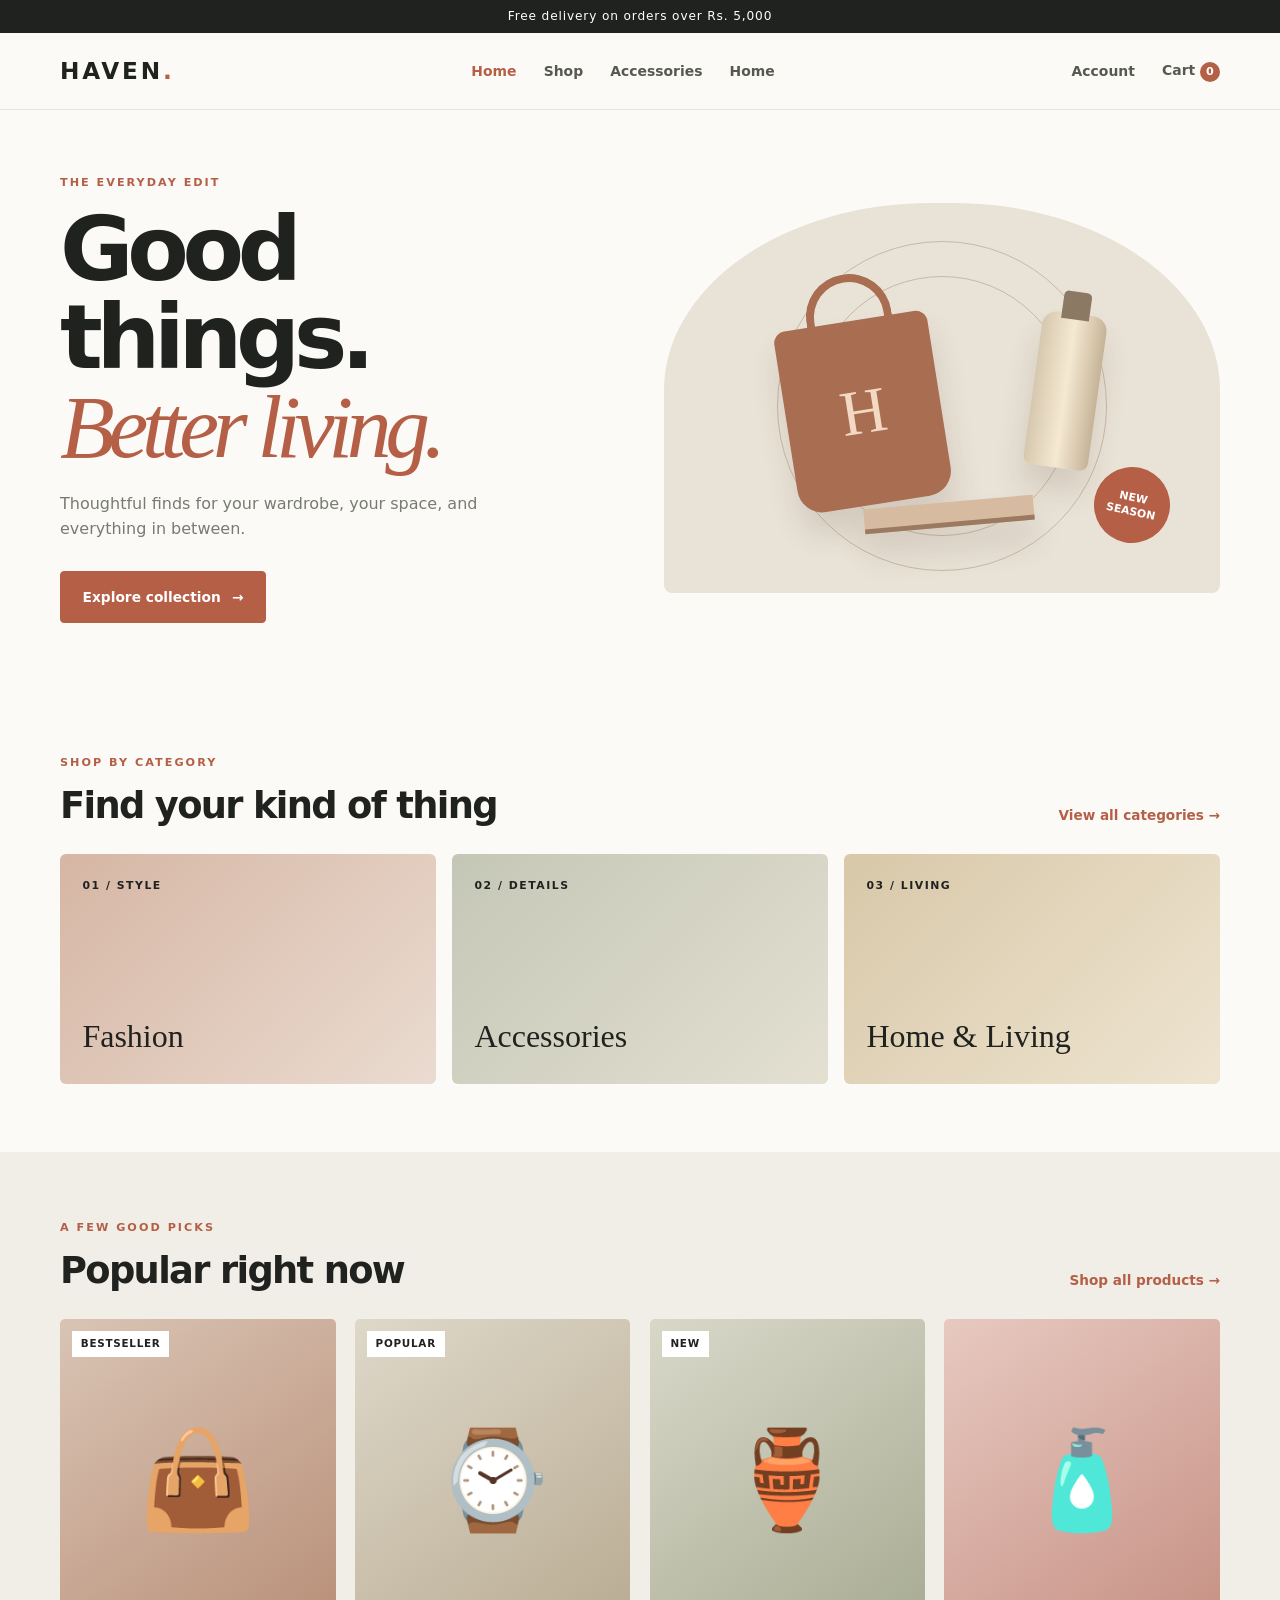
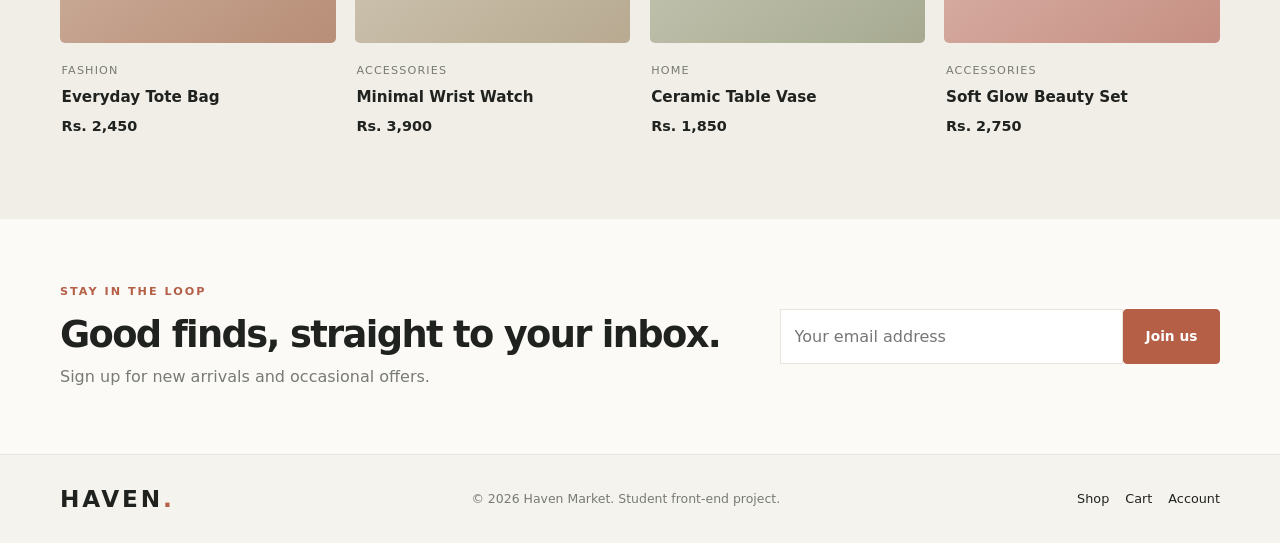
<file: index.html>
<!DOCTYPE html>
<html lang="en">
<head>
  <meta charset="UTF-8">
  <meta name="viewport" content="width=device-width, initial-scale=1.0">
  <meta name="description" content="Discover everyday favorites at Haven Market.">
  <title>Haven Market | Home</title>
  <link rel="stylesheet" href="css/style.css">
</head>
<body>
  <div class="announcement">Free delivery on orders over Rs. 5,000</div>
  <header class="site-header">
    <nav class="navbar container" aria-label="Main navigation">
      <a class="logo" href="index.html">HAVEN<span>.</span></a>
      <button class="menu-toggle" type="button" aria-label="Open menu" aria-expanded="false">☰</button>
      <div class="nav-links">
        <a class="active" href="index.html">Home</a>
        <a href="products.html">Shop</a>
        <a href="products.html?category=Accessories">Accessories</a>
        <a href="products.html?category=Home">Home</a>
      </div>
      <div class="nav-actions">
        <a href="login.html" aria-label="Login">Account</a>
        <a class="cart-link" href="cart.html">Cart <span class="cart-count">0</span></a>
      </div>
    </nav>
  </header>

  <main>
    <section class="hero container">
      <div class="hero-copy">
        <p class="eyebrow">THE EVERYDAY EDIT</p>
        <h1>Good things.<br><span>Better living.</span></h1>
        <p>Thoughtful finds for your wardrobe, your space, and everything in between.</p>
        <a class="btn" href="products.html">Explore collection <span>→</span></a>
      </div>
      <div class="hero-art" role="img" aria-label="Neutral lifestyle product arrangement">
        <div class="hero-orbit orbit-one"></div><div class="hero-orbit orbit-two"></div>
        <div class="hero-product product-bag"><span>H</span></div>
        <div class="hero-product product-bottle"></div>
        <div class="hero-product product-book"></div>
        <div class="hero-sticker">NEW<br>SEASON</div>
      </div>
    </section>

    <section class="container section">
      <div class="section-top"><div><p class="eyebrow">SHOP BY CATEGORY</p><h2>Find your kind of thing</h2></div><a class="text-link" href="products.html">View all categories →</a></div>
      <div class="category-grid">
        <a class="category-tile category-fashion" href="products.html?category=Fashion"><span>01 / STYLE</span><strong>Fashion</strong></a>
        <a class="category-tile category-accessories" href="products.html?category=Accessories"><span>02 / DETAILS</span><strong>Accessories</strong></a>
        <a class="category-tile category-home" href="products.html?category=Home"><span>03 / LIVING</span><strong>Home & Living</strong></a>
      </div>
    </section>

    <section class="section section-soft">
      <div class="container">
        <div class="section-top"><div><p class="eyebrow">A FEW GOOD PICKS</p><h2>Popular right now</h2></div><a class="text-link" href="products.html">Shop all products →</a></div>
        <div class="product-grid" id="featured-products"></div>
      </div>
    </section>
    <section class="newsletter container">
      <div><p class="eyebrow">STAY IN THE LOOP</p><h2>Good finds, straight to your inbox.</h2><p>Sign up for new arrivals and occasional offers.</p></div>
      <form class="newsletter-form" id="newsletter-form"><label class="sr-only" for="newsletter-email">Email address</label><input id="newsletter-email" type="email" placeholder="Your email address" required><button class="btn" type="submit">Join us</button></form>
    </section>
  </main>
  <footer class="footer"><div class="container footer-inner"><a class="logo" href="index.html">HAVEN<span>.</span></a><p>© 2026 Haven Market. Student front-end project.</p><div><a href="products.html">Shop</a><a href="cart.html">Cart</a><a href="login.html">Account</a></div></div></footer>
  <script src="js/products.js"></script><script src="js/main.js"></script>
</body>
</html>
</file>
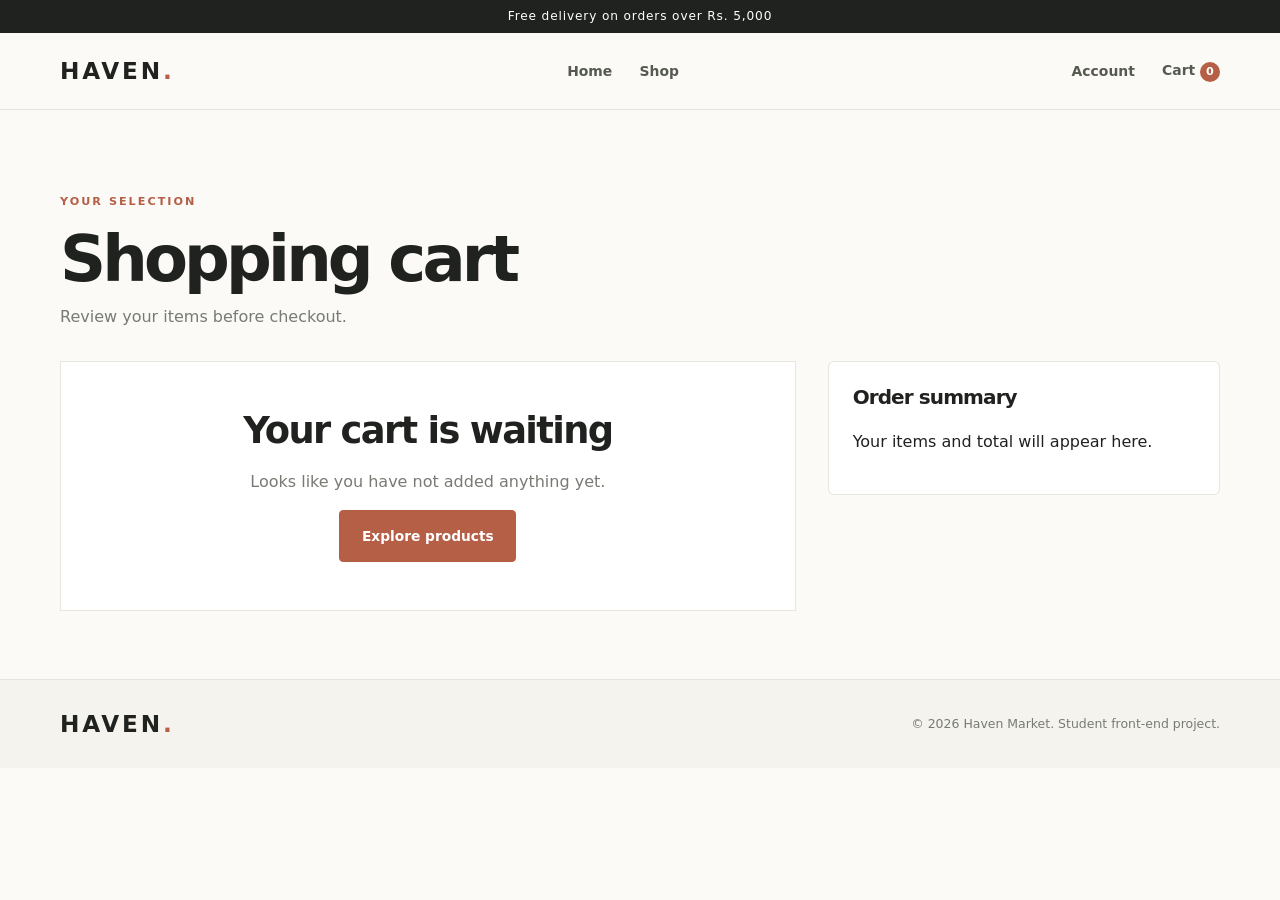
<file: cart.html>
<!DOCTYPE html>
<html lang="en">
<head><meta charset="UTF-8"><meta name="viewport" content="width=device-width, initial-scale=1.0"><title>Your Cart | Haven Market</title><link rel="stylesheet" href="css/style.css"></head>
<body>
<div class="announcement">Free delivery on orders over Rs. 5,000</div>
<header class="site-header"><nav class="navbar container"><a class="logo" href="index.html">HAVEN<span>.</span></a><button class="menu-toggle" type="button" aria-label="Open menu" aria-expanded="false">☰</button><div class="nav-links"><a href="index.html">Home</a><a href="products.html">Shop</a></div><div class="nav-actions"><a href="login.html">Account</a><a class="cart-link active" href="cart.html">Cart <span class="cart-count">0</span></a></div></nav></header>
<main class="container section">
  <div class="page-heading"><p class="eyebrow">YOUR SELECTION</p><h1>Shopping cart</h1><p>Review your items before checkout.</p></div>
  <div class="cart-layout"><section id="cart-items" class="cart-items" aria-live="polite"></section><aside id="cart-summary" class="summary-card"></aside></div>
</main>
<footer class="footer"><div class="container footer-inner"><a class="logo" href="index.html">HAVEN<span>.</span></a><p>© 2026 Haven Market. Student front-end project.</p></div></footer>
<script src="js/products.js"></script><script src="js/main.js"></script></body></html>
</file>
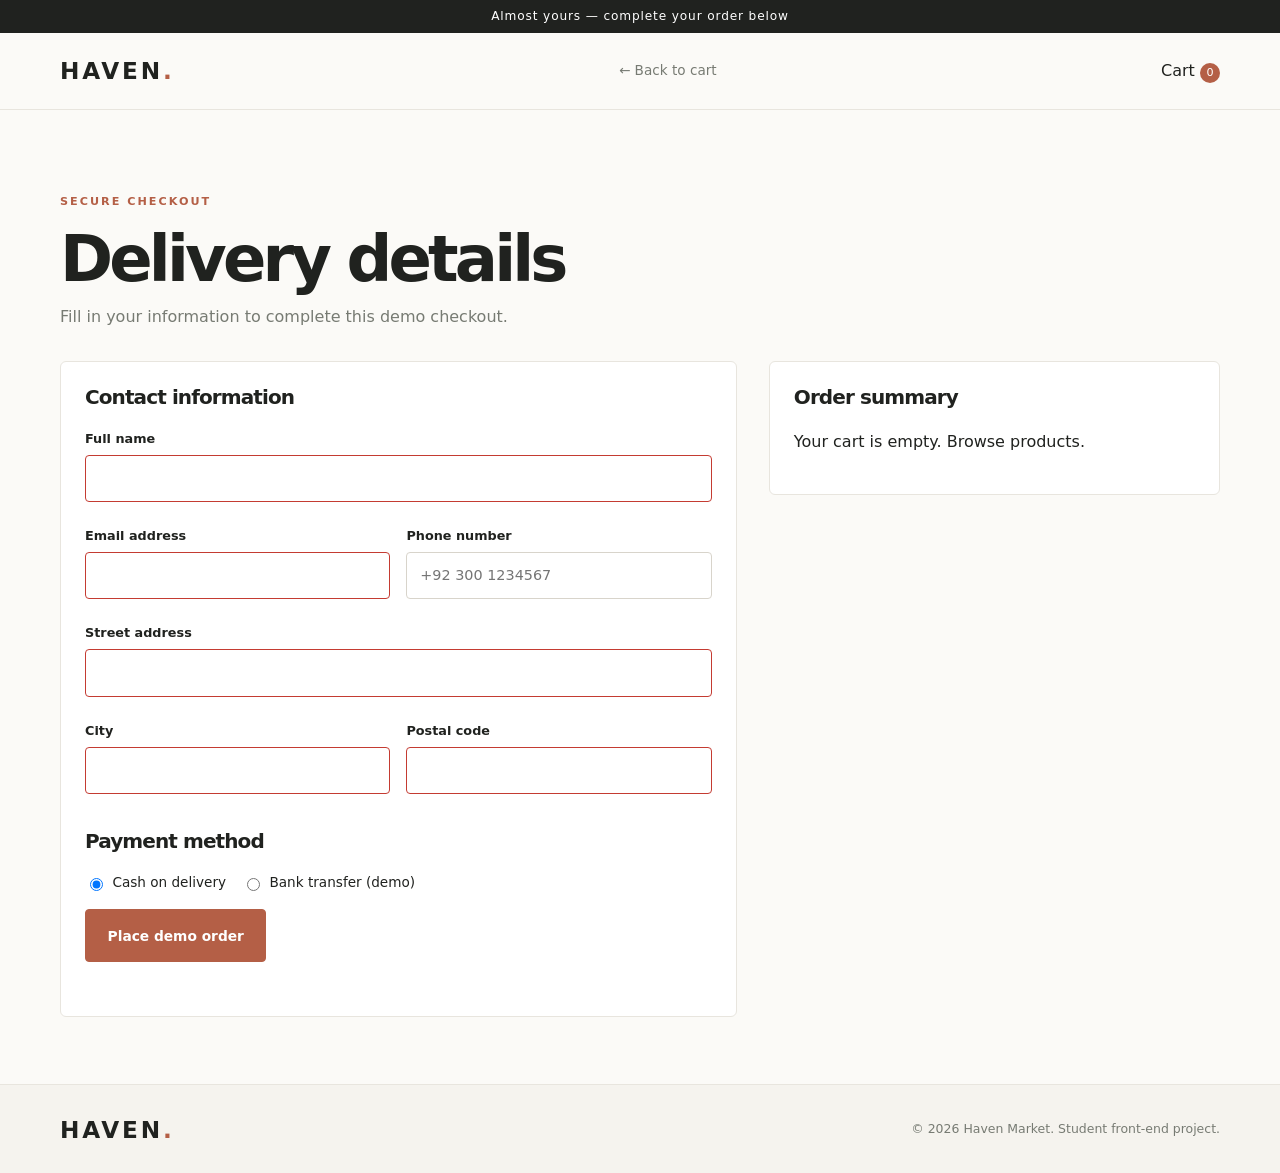
<file: checkout.html>
<!DOCTYPE html>
<html lang="en">
<head><meta charset="UTF-8"><meta name="viewport" content="width=device-width, initial-scale=1.0"><title>Checkout | Haven Market</title><link rel="stylesheet" href="css/style.css"></head>
<body>
<div class="announcement">Almost yours — complete your order below</div>
<header class="site-header"><nav class="navbar container"><a class="logo" href="index.html">HAVEN<span>.</span></a><a class="nav-back" href="cart.html">← Back to cart</a><a class="cart-link" href="cart.html">Cart <span class="cart-count">0</span></a></nav></header>
<main class="container section">
  <div class="page-heading"><p class="eyebrow">SECURE CHECKOUT</p><h1>Delivery details</h1><p>Fill in your information to complete this demo checkout.</p></div>
  <div class="checkout-layout">
    <form id="checkout-form" class="form-card">
      <h2>Contact information</h2>
      <div class="form-grid"><div class="form-group full-span"><label for="customer-name">Full name</label><input class="form-control" id="customer-name" name="name" type="text" minlength="3" maxlength="70" required></div>
      <div class="form-group"><label for="customer-email">Email address</label><input class="form-control" id="customer-email" name="email" type="email" required></div>
      <div class="form-group"><label for="customer-phone">Phone number</label><input class="form-control" id="customer-phone" name="phone" type="tel" pattern="[+0-9() -]{7,20}" minlength="7" maxlength="20" placeholder="+92 300 1234567" required></div>
      <div class="form-group full-span"><label for="customer-address">Street address</label><input class="form-control" id="customer-address" name="address" type="text" minlength="8" maxlength="150" required></div>
      <div class="form-group"><label for="customer-city">City</label><input class="form-control" id="customer-city" name="city" type="text" minlength="2" maxlength="50" required></div>
      <div class="form-group"><label for="postal-code">Postal code</label><input class="form-control" id="postal-code" name="postalCode" type="text" minlength="4" maxlength="10" required></div></div>
      <h2 class="payment-title">Payment method</h2>
      <div class="payment-options"><label class="payment-option"><input type="radio" name="payment" value="Cash on delivery" checked> Cash on delivery</label><label class="payment-option"><input type="radio" name="payment" value="Bank transfer"> Bank transfer (demo)</label></div>
      <button class="btn btn-full" type="submit">Place demo order</button><p class="form-message" aria-live="polite"></p>
    </form>
    <aside class="summary-card"><h2>Order summary</h2><div id="checkout-summary"></div></aside>
  </div>
</main>
<footer class="footer"><div class="container footer-inner"><a class="logo" href="index.html">HAVEN<span>.</span></a><p>© 2026 Haven Market. Student front-end project.</p></div></footer>
<script src="js/products.js"></script><script src="js/main.js"></script></body></html>
</file>
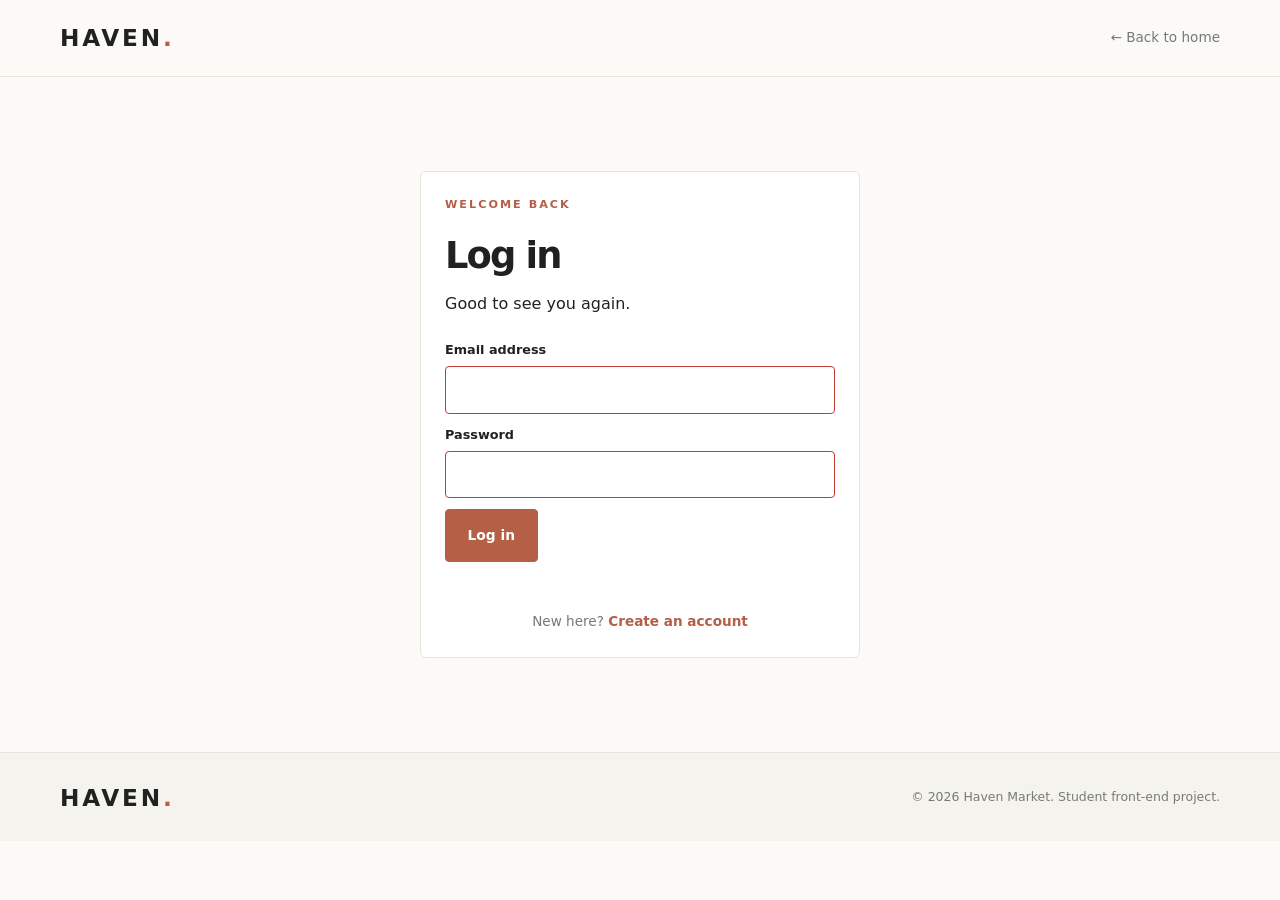
<file: login.html>
<!DOCTYPE html>
<html lang="en">
<head><meta charset="UTF-8"><meta name="viewport" content="width=device-width, initial-scale=1.0"><title>Login | Haven Market</title><link rel="stylesheet" href="css/style.css"></head>
<body><header class="site-header"><nav class="navbar container"><a class="logo" href="index.html">HAVEN<span>.</span></a><a class="nav-back" href="index.html">← Back to home</a></nav></header>
<main class="auth-wrap"><section class="form-card auth-card"><p class="eyebrow">WELCOME BACK</p><h1>Log in</h1><p class="muted">Good to see you again.</p><form class="demo-form"><div class="form-group"><label for="login-email">Email address</label><input class="form-control" id="login-email" type="email" required></div><div class="form-group"><label for="login-password">Password</label><input class="form-control" id="login-password" type="password" minlength="8" required></div><button class="btn btn-full" type="submit">Log in</button><p class="form-message" aria-live="polite"></p></form><p class="auth-switch">New here? <a href="register.html">Create an account</a></p></section></main>
<footer class="footer"><div class="container footer-inner"><a class="logo" href="index.html">HAVEN<span>.</span></a><p>© 2026 Haven Market. Student front-end project.</p></div></footer><script src="js/products.js"></script><script src="js/main.js"></script></body></html>
</file>
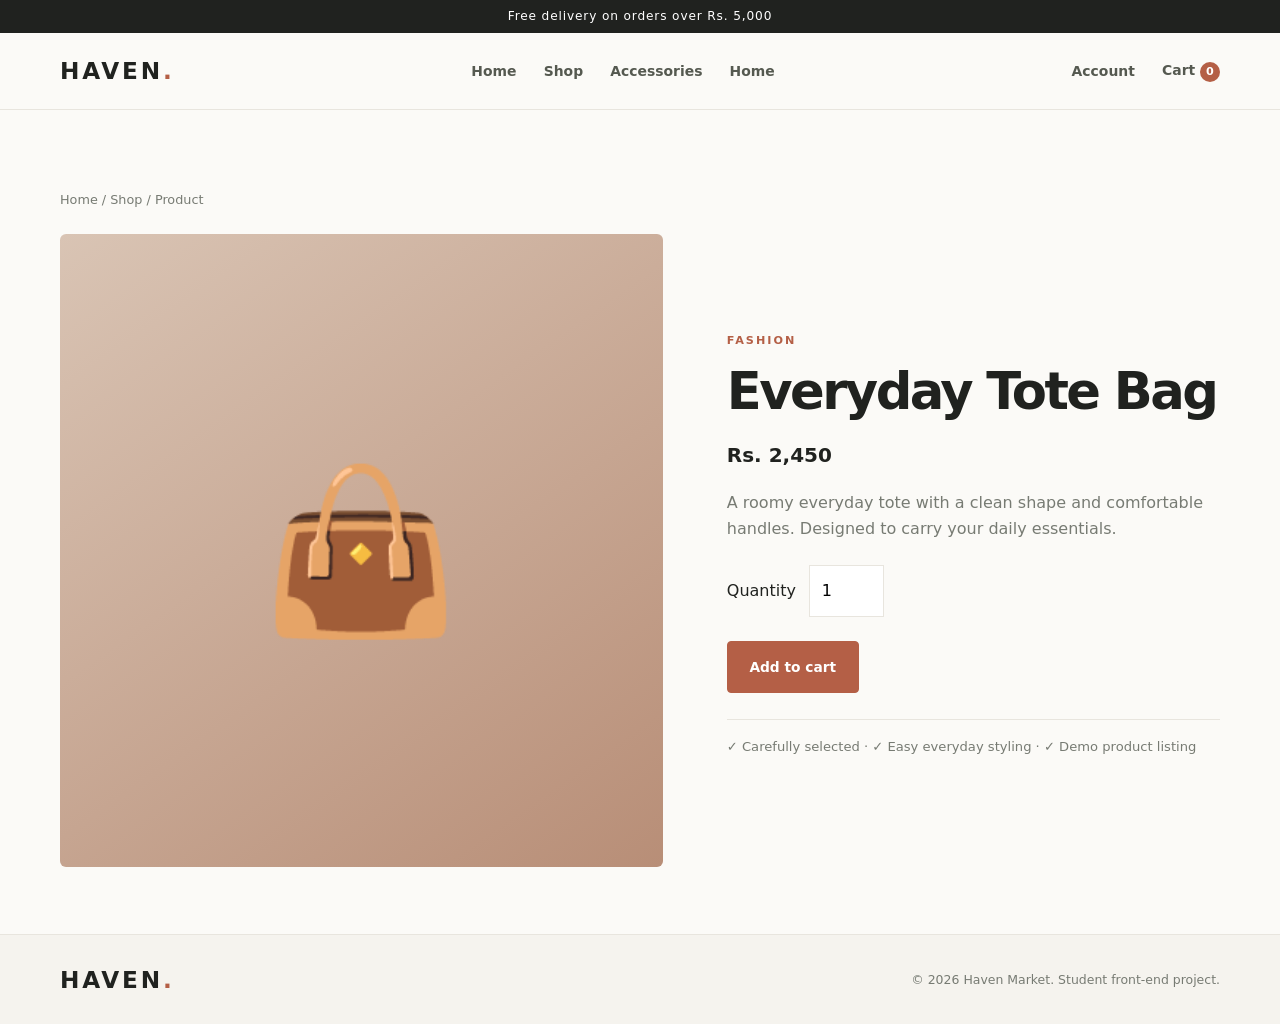
<file: product.html>
<!DOCTYPE html>
<html lang="en">
<head><meta charset="UTF-8"><meta name="viewport" content="width=device-width, initial-scale=1.0"><title>Product Details | Haven Market</title><link rel="stylesheet" href="css/style.css"></head>
<body>
<div class="announcement">Free delivery on orders over Rs. 5,000</div>
<header class="site-header"><nav class="navbar container"><a class="logo" href="index.html">HAVEN<span>.</span></a><button class="menu-toggle" type="button" aria-label="Open menu" aria-expanded="false">☰</button><div class="nav-links"><a href="index.html">Home</a><a href="products.html">Shop</a><a href="products.html?category=Accessories">Accessories</a><a href="products.html?category=Home">Home</a></div><div class="nav-actions"><a href="login.html">Account</a><a class="cart-link" href="cart.html">Cart <span class="cart-count">0</span></a></div></nav></header>
<main class="container section">
  <p class="breadcrumbs"><a href="index.html">Home</a> / <a href="products.html">Shop</a> / Product</p>
  <section class="product-detail" id="product-detail"></section>
</main>
<footer class="footer"><div class="container footer-inner"><a class="logo" href="index.html">HAVEN<span>.</span></a><p>© 2026 Haven Market. Student front-end project.</p></div></footer>
<script src="js/products.js"></script><script src="js/main.js"></script></body></html>
</file>
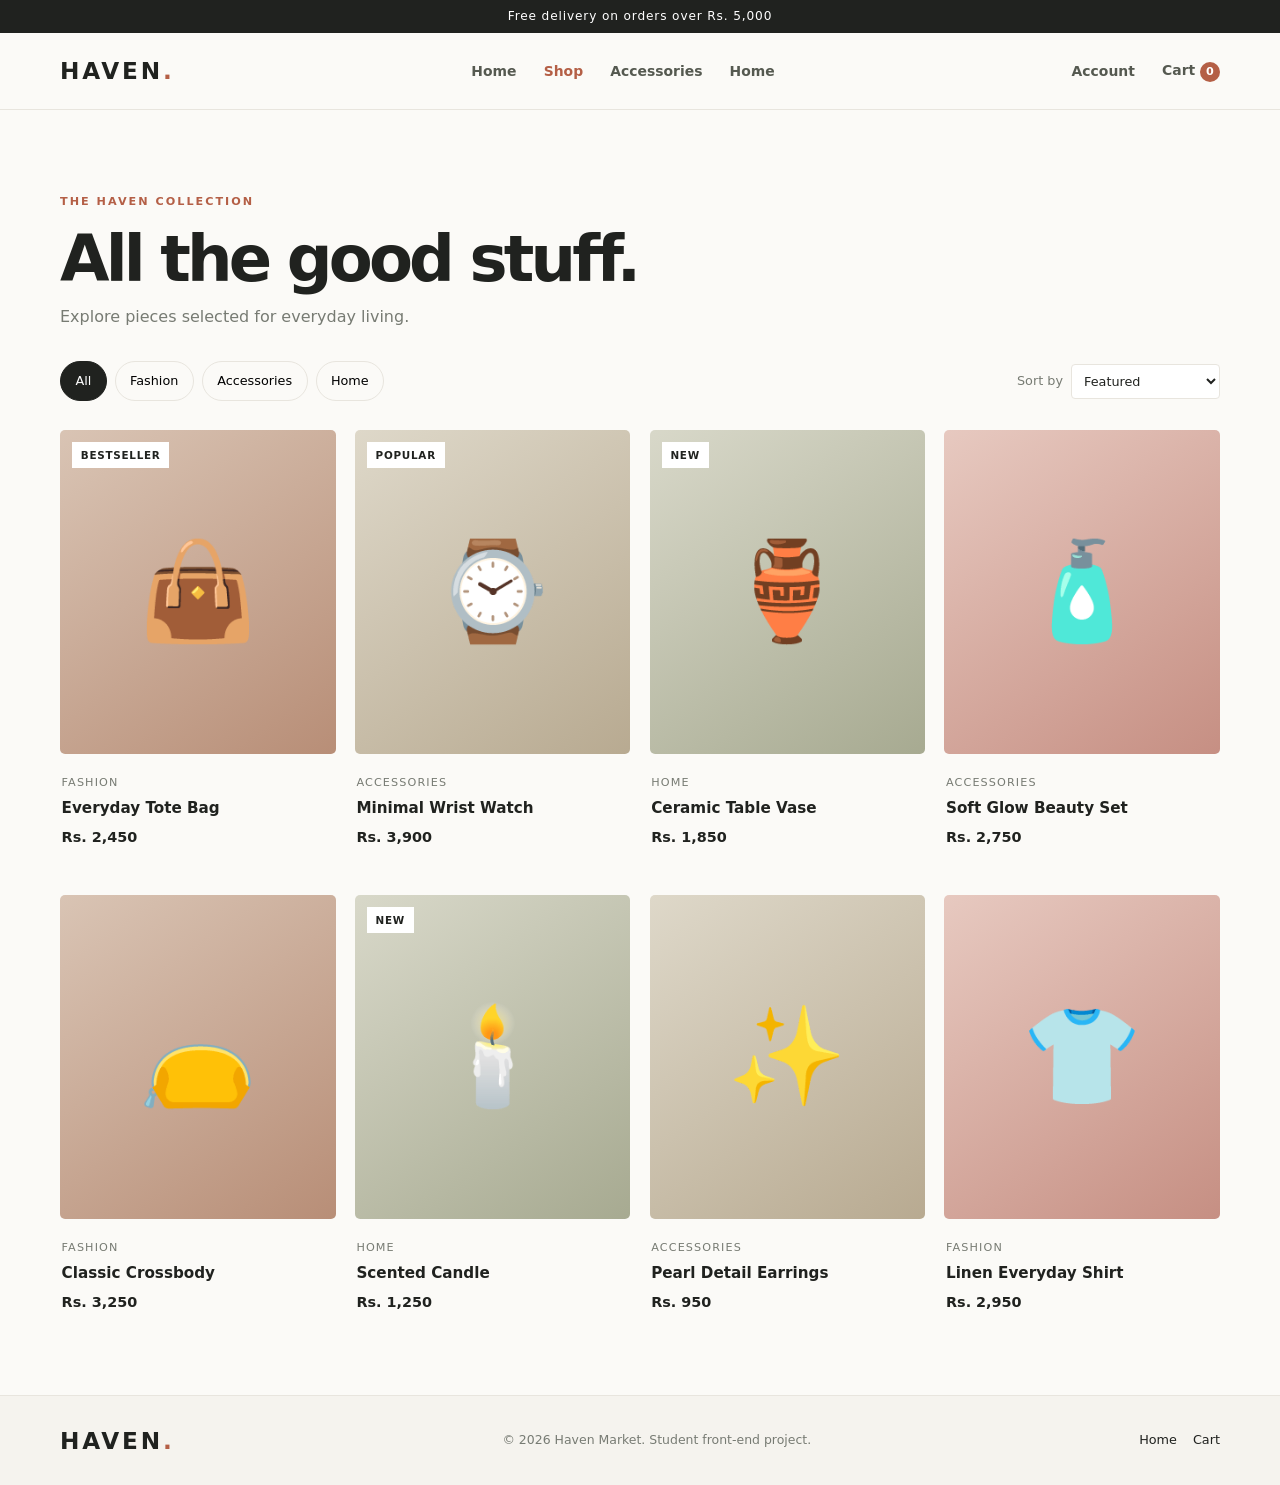
<file: products.html>
<!DOCTYPE html>
<html lang="en">
<head><meta charset="UTF-8"><meta name="viewport" content="width=device-width, initial-scale=1.0"><title>Shop All | Haven Market</title><link rel="stylesheet" href="css/style.css"></head>
<body>
<div class="announcement">Free delivery on orders over Rs. 5,000</div>
<header class="site-header"><nav class="navbar container" aria-label="Main navigation"><a class="logo" href="index.html">HAVEN<span>.</span></a><button class="menu-toggle" type="button" aria-label="Open menu" aria-expanded="false">☰</button><div class="nav-links"><a href="index.html">Home</a><a class="active" href="products.html">Shop</a><a href="products.html?category=Accessories">Accessories</a><a href="products.html?category=Home">Home</a></div><div class="nav-actions"><a href="login.html">Account</a><a class="cart-link" href="cart.html">Cart <span class="cart-count">0</span></a></div></nav></header>
<main class="container section">
  <div class="page-heading"><p class="eyebrow">THE HAVEN COLLECTION</p><h1>All the good stuff.</h1><p>Explore pieces selected for everyday living.</p></div>
  <div class="shop-toolbar"><div class="filter-chips" role="group" aria-label="Filter products by category"><button class="filter-chip active" data-category="All">All</button><button class="filter-chip" data-category="Fashion">Fashion</button><button class="filter-chip" data-category="Accessories">Accessories</button><button class="filter-chip" data-category="Home">Home</button></div><label class="sort-label" for="sort-products">Sort by <select id="sort-products"><option value="featured">Featured</option><option value="low">Price: low to high</option><option value="high">Price: high to low</option></select></label></div>
  <div class="product-grid shop-grid" id="all-products"></div>
</main>
<footer class="footer"><div class="container footer-inner"><a class="logo" href="index.html">HAVEN<span>.</span></a><p>© 2026 Haven Market. Student front-end project.</p><div><a href="index.html">Home</a><a href="cart.html">Cart</a></div></div></footer>
<script src="js/products.js"></script><script src="js/main.js"></script></body></html>
</file>
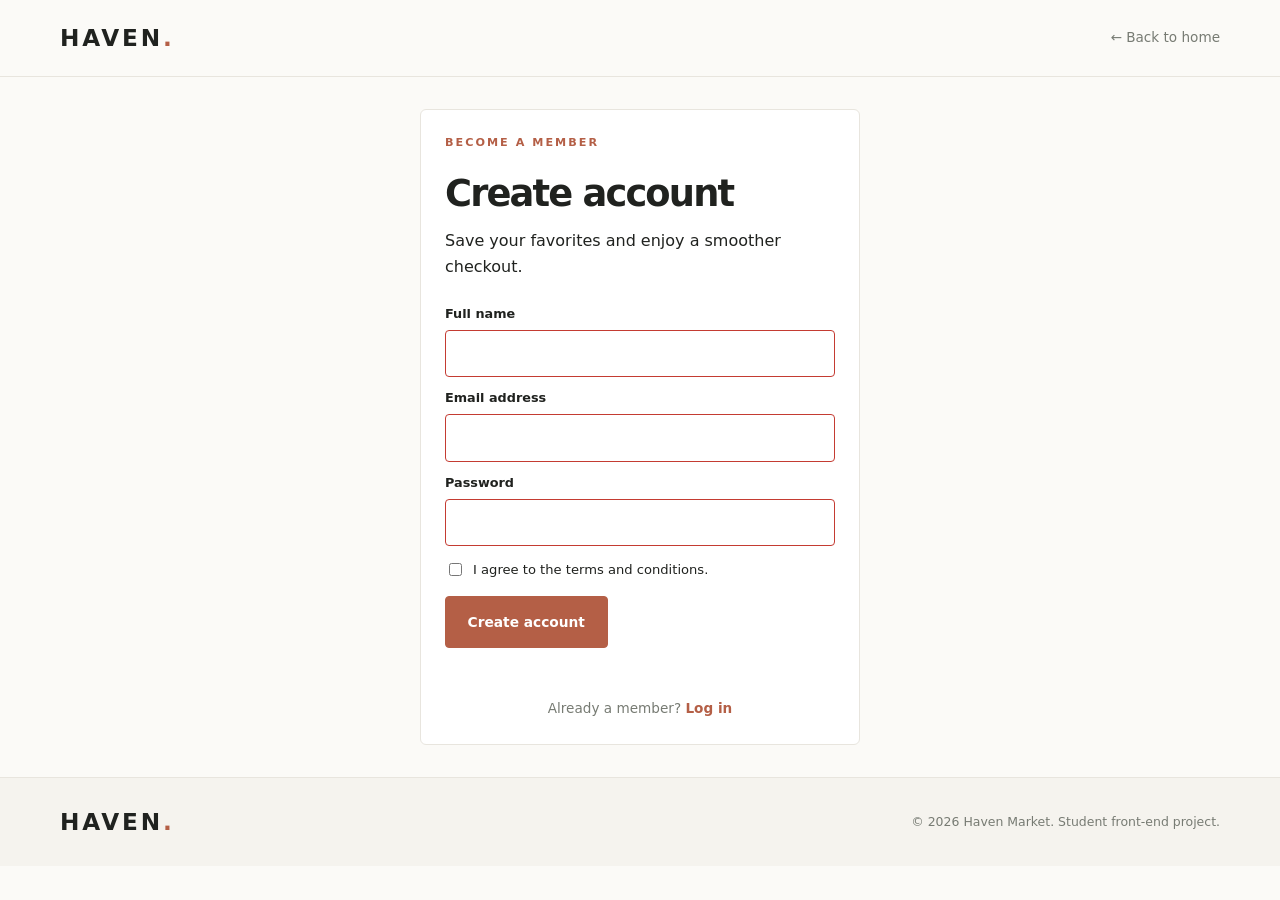
<file: register.html>
<!DOCTYPE html>
<html lang="en">
<head><meta charset="UTF-8"><meta name="viewport" content="width=device-width, initial-scale=1.0"><title>Register | Haven Market</title><link rel="stylesheet" href="css/style.css"></head>
<body><header class="site-header"><nav class="navbar container"><a class="logo" href="index.html">HAVEN<span>.</span></a><a class="nav-back" href="index.html">← Back to home</a></nav></header>
<main class="auth-wrap"><section class="form-card auth-card"><p class="eyebrow">BECOME A MEMBER</p><h1>Create account</h1><p class="muted">Save your favorites and enjoy a smoother checkout.</p><form class="demo-form"><div class="form-group"><label for="register-name">Full name</label><input class="form-control" id="register-name" type="text" minlength="3" maxlength="70" required></div><div class="form-group"><label for="register-email">Email address</label><input class="form-control" id="register-email" type="email" required></div><div class="form-group"><label for="register-password">Password</label><input class="form-control" id="register-password" type="password" minlength="8" maxlength="40" required></div><label class="check-row"><input type="checkbox" required> I agree to the terms and conditions.</label><button class="btn btn-full" type="submit">Create account</button><p class="form-message" aria-live="polite"></p></form><p class="auth-switch">Already a member? <a href="login.html">Log in</a></p></section></main>
<footer class="footer"><div class="container footer-inner"><a class="logo" href="index.html">HAVEN<span>.</span></a><p>© 2026 Haven Market. Student front-end project.</p></div></footer><script src="js/products.js"></script><script src="js/main.js"></script></body></html>
</file>
<file: css/style.css>
:root {
  --ink: #20221f; --muted: #777b73; --paper: #fbfaf7; --white: #fff;
  --accent: #b45f46; --accent-dark: #914833; --line: #e8e5de; --soft: #f1eee7;
  --space-1: .5rem; --space-2: 1rem; --space-3: 1.5rem; --space-4: 2rem; --space-5: 3rem;
  --radius: 12px; --font: Inter, ui-sans-serif, system-ui, -apple-system, BlinkMacSystemFont, "Segoe UI", sans-serif;
}
* { box-sizing: border-box; }
html { font-size: 100%; scroll-behavior: smooth; }
body { margin: 0; background: var(--paper); color: var(--ink); font-family: var(--font); line-height: 1.6; }
img { display: block; max-width: 100%; }
a { color: inherit; text-decoration: none; }
button, input, select { font: inherit; }
button, a { -webkit-tap-highlight-color: transparent; }
.container { width: min(1160px, calc(100% - 3rem)); margin-inline: auto; }
.announcement { text-align: center; background: var(--ink); color: white; padding: .42rem 1rem; font-size: .76rem; letter-spacing: .07em; }
.site-header { background: rgba(251,250,247,.96); border-bottom: 1px solid var(--line); position: sticky; top: 0; z-index: 10; }
.navbar { min-height: 76px; display: flex; align-items: center; justify-content: space-between; gap: 1.5rem; }
.logo { font-size: 1.45rem; letter-spacing: .12em; font-weight: 900; }
.logo span { color: var(--accent); }
.nav-links, .nav-actions { display: flex; align-items: center; gap: 1.7rem; }
.nav-links a, .nav-actions a { font-size: .87rem; font-weight: 650; color: #555950; transition: color .2s; }
.nav-links a:hover, .nav-links a.active, .nav-actions a:hover { color: var(--accent); }
.cart-count { display: inline-grid; place-items: center; min-width: 20px; height: 20px; padding: 0 5px; border-radius: 20px; background: var(--accent); color: white; font-size: .7rem; }
.menu-toggle { display: none; background: transparent; border: 1px solid var(--line); border-radius: 8px; padding: .35rem .65rem; font-size: 1.25rem; }
.btn { display: inline-flex; justify-content: center; align-items: center; gap: .7rem; border: 1px solid var(--accent); border-radius: 4px; background: var(--accent); color: white; padding: .88rem 1.35rem; font-size: .86rem; font-weight: 750; cursor: pointer; transition: .2s ease; }
.btn:hover { background: var(--accent-dark); border-color: var(--accent-dark); transform: translateY(-2px); }
.btn:focus-visible, a:focus-visible, button:focus-visible, input:focus-visible, select:focus-visible { outline: 3px solid #d7a18f; outline-offset: 3px; }
.btn-outline { background: transparent; color: var(--accent); }
.hero { min-height: 500px; display: grid; grid-template-columns: 1fr 1fr; align-items: center; gap: 3rem; padding-block: 4rem; }
.eyebrow { color: var(--accent); font-size: .7rem; letter-spacing: .18em; font-weight: 850; margin: 0 0 .8rem; }
.hero h1 { font-size: clamp(3.3rem, 7vw, 5.8rem); line-height: .99; letter-spacing: -.07em; margin: 0 0 1.2rem; font-weight: 800; }
.hero h1 span { color: var(--accent); font-family: Georgia, serif; font-style: italic; font-weight: 500; }
.hero-copy > p:not(.eyebrow) { max-width: 420px; color: var(--muted); margin-bottom: 1.8rem; }
.hero-art { height: 390px; position: relative; overflow: hidden; background: #e9e2d6; border-radius: 48% 48% 8px 8px; }
.hero-orbit { position: absolute; border: 1px solid #c7b9a7; border-radius: 50%; width: 330px; height: 330px; left: 50%; top: 52%; transform: translate(-50%,-50%); }
.orbit-two { width: 260px; height: 260px; }
.hero-product { position: absolute; box-shadow: 0 22px 30px #54433324; }
.product-bag { width: 155px; height: 185px; background: #a96e52; left: 22%; top: 30%; border-radius: 12px 12px 25px 25px; transform: rotate(-9deg); display: grid; place-items: center; color: #f3d9c4; font-family: Georgia,serif; font-size: 4rem; }
.product-bag:before { content: ""; position: absolute; width: 70px; height: 60px; border: 8px solid #a96e52; border-bottom: 0; border-radius: 45px 45px 0 0; top: -47px; }
.product-bottle { width: 65px; height: 155px; right: 22%; top: 28%; border-radius: 15px 15px 8px 8px; background: linear-gradient(90deg,#d6c8ae,#f5e9d2,#c5b397); transform: rotate(8deg); }
.product-bottle:before { content:""; position:absolute; width:28px; height:28px; background:#8c7964; left:18px; top:-22px; border-radius:5px 5px 0 0; }
.product-book { width: 170px; height: 25px; bottom: 17%; left: 36%; background: #d7bba0; transform: rotate(-5deg); border-bottom: 5px solid #9c7a62; }
.hero-sticker { position: absolute; right: 9%; bottom: 13%; width: 76px; height: 76px; border-radius: 50%; display: grid; place-content: center; text-align: center; background: var(--accent); color: white; font-size: .68rem; line-height: 1.25; font-weight: 800; transform: rotate(12deg); }
.section { padding-block: 4.2rem; }
.section-soft { background: var(--soft); }
.section-top { display: flex; align-items: end; justify-content: space-between; gap: 1rem; margin-bottom: 1.7rem; }
h2 { font-size: clamp(1.7rem, 3vw, 2.3rem); letter-spacing: -.045em; line-height: 1.15; margin: 0; }
.text-link { color: var(--accent); font-weight: 750; font-size: .85rem; white-space: nowrap; }
.category-grid { display: grid; grid-template-columns: repeat(3,1fr); gap: 1rem; }
.category-tile { min-height: 230px; padding: 1.4rem; display: flex; flex-direction: column; justify-content: space-between; border-radius: 6px; overflow: hidden; transition: transform .25s; }
.category-tile:hover { transform: translateY(-5px); }
.category-tile span { font-size: .68rem; letter-spacing: .14em; font-weight: 800; }
.category-tile strong { font-family: Georgia,serif; font-size: 2rem; font-weight: 500; }
.category-fashion { background: linear-gradient(135deg,#d6b6a4,#eadbd0); }
.category-accessories { background: linear-gradient(135deg,#c5c7b6,#e3e0d1); }
.category-home { background: linear-gradient(135deg,#d8c8a9,#eee4d0); }
.product-grid { display: grid; grid-template-columns: repeat(4,minmax(0,1fr)); gap: 1.2rem; }
.product-card { min-width: 0; }
.product-image { display: block; position: relative; overflow: hidden; background: #eee9e0; aspect-ratio: 4 / 4.7; border-radius: 5px; }
.product-image .art { width: 100%; height: 100%; display: grid; place-items: center; font-size: clamp(3.5rem,8vw,6rem); transition: transform .35s; }
.product-card:hover .art { transform: scale(1.06); }
.art-fashion { background: linear-gradient(145deg,#d9c4b4,#b88e77); }
.art-accessories { background: linear-gradient(145deg,#ded8c9,#b8aa91); }
.art-home { background: linear-gradient(145deg,#d8d8c9,#a7aa91); }
.art-beauty { background: linear-gradient(145deg,#e7c9c0,#c68f83); }
.product-badge { position: absolute; top: 12px; left: 12px; background: white; padding: .28rem .55rem; font-size: .65rem; font-weight: 800; text-transform: uppercase; letter-spacing: .07em; }
.quick-add { position: absolute; bottom: 12px; left: 12px; right: 12px; border: 0; background: white; color: var(--ink); padding: .7rem; font-size: .78rem; font-weight: 800; cursor: pointer; opacity: 0; transform: translateY(8px); transition: .2s; }
.product-card:hover .quick-add, .quick-add:focus { opacity: 1; transform: translateY(0); }
.product-info { padding: .85rem .1rem; }
.product-category { color: var(--muted); font-size: .7rem; text-transform: uppercase; letter-spacing: .1em; }
.product-info h3 { font-size: .95rem; margin: .2rem 0; }
.price { font-size: .9rem; font-weight: 800; }
.newsletter { display: flex; align-items: center; justify-content: space-between; gap: 2rem; padding-block: 4rem; }
.newsletter p:not(.eyebrow) { color: var(--muted); margin: .5rem 0 0; }
.newsletter-form { display: flex; width: min(100%,440px); }
.newsletter-form input { min-width: 0; flex: 1; border: 1px solid var(--line); padding: .85rem; background: white; }
.footer { border-top: 1px solid var(--line); background: #f5f3ee; padding: 1.6rem 0; }
.footer-inner { display: flex; align-items: center; justify-content: space-between; gap: 1rem; flex-wrap: wrap; }
.footer p { color: var(--muted); font-size: .78rem; margin: 0; }
.footer-inner > div { display: flex; gap: 1rem; font-size: .8rem; }
.page-heading { margin: 1rem 0 2rem; }
.page-heading h1 { font-size: clamp(2.5rem,6vw,4rem); letter-spacing: -.06em; margin: 0; line-height: 1.1; }
.page-heading > p:last-child { color: var(--muted); margin: .6rem 0 0; }
.shop-toolbar { display: flex; justify-content: space-between; align-items: center; gap: 1rem; margin-bottom: 1.8rem; flex-wrap: wrap; }
.filter-chips { display: flex; flex-wrap: wrap; gap: .5rem; }
.filter-chip { border: 1px solid var(--line); background: transparent; padding: .55rem .9rem; border-radius: 30px; cursor: pointer; font-size: .8rem; }
.filter-chip:hover, .filter-chip.active { background: var(--ink); color: white; border-color: var(--ink); }
.sort-label { display: flex; align-items: center; gap: .5rem; color: var(--muted); font-size: .8rem; }
.sort-label select { border: 1px solid var(--line); padding: .5rem; background: white; border-radius: 4px; color: var(--ink); }
.shop-grid { row-gap: 2rem; }
.breadcrumbs { color: var(--muted); font-size: .8rem; margin-bottom: 1.5rem; }
.breadcrumbs a:hover { color: var(--accent); }
.product-detail { display: grid; grid-template-columns: 1.1fr .9fr; gap: 4rem; align-items: center; }
.detail-art { aspect-ratio: 1/1.05; border-radius: 6px; display: grid; place-items: center; font-size: 10rem; background: linear-gradient(145deg,#d9c4b4,#b88e77); }
.detail-info h1 { font-size: clamp(2rem,4vw,3.2rem); letter-spacing: -.05em; line-height: 1.1; margin: .3rem 0 .8rem; }
.detail-info .price { font-size: 1.25rem; margin-bottom: 1.2rem; }
.detail-description { color: var(--muted); max-width: 480px; }
.detail-meta { border-top: 1px solid var(--line); margin-top: 1.6rem; padding-top: 1rem; color: var(--muted); font-size: .82rem; }
.quantity-row { display: flex; align-items: center; gap: .8rem; margin: 1.5rem 0; }
.quantity-row input { width: 75px; padding: .75rem; border: 1px solid var(--line); }
.cart-layout, .checkout-layout { display: grid; grid-template-columns: 1.5fr .8fr; gap: 2rem; align-items: start; }
.cart-items { display: grid; gap: .8rem; }
.cart-row { display: grid; grid-template-columns: 90px 1fr auto; gap: 1rem; align-items: center; padding: 1rem; background: white; border: 1px solid var(--line); }
.cart-thumb { width: 90px; aspect-ratio: 1; display: grid; place-items: center; font-size: 2.4rem; background: var(--soft); }
.cart-row h3 { font-size: .95rem; margin: 0; }
.cart-row p { color: var(--muted); font-size: .8rem; margin: .2rem 0; }
.cart-controls { display: flex; align-items: center; gap: .5rem; }
.cart-controls button { border: 1px solid var(--line); background: white; padding: .25rem .55rem; cursor: pointer; }
.remove-item { color: var(--accent); font-size: .75rem; background: none !important; border: 0 !important; text-decoration: underline; }
.summary-card, .form-card { background: white; border: 1px solid var(--line); border-radius: 6px; padding: 1.5rem; }
.summary-card h2, .form-card h2 { font-size: 1.25rem; margin-bottom: 1.2rem; }
.summary-line { display: flex; justify-content: space-between; gap: 1rem; margin: .7rem 0; color: var(--muted); font-size: .87rem; }
.summary-total { border-top: 1px solid var(--line); padding-top: 1rem; margin-top: 1rem; color: var(--ink); font-weight: 850; font-size: 1rem; }
.empty-state { padding: 3rem 1rem; background: white; border: 1px solid var(--line); text-align: center; color: var(--muted); }
.empty-state h2 { color: var(--ink); margin-bottom: .5rem; }
.checkout-layout { grid-template-columns: 1.2fr .8fr; }
.form-grid { display: grid; grid-template-columns: repeat(2,minmax(0,1fr)); gap: .8rem 1rem; }
.form-group { min-width: 0; margin-bottom: .7rem; }
.form-group label { display: block; font-size: .8rem; font-weight: 750; margin-bottom: .35rem; }
.form-control { width: 100%; min-height: 45px; padding: .7rem .8rem; border: 1px solid #d8d4cb; border-radius: 4px; background: white; color: var(--ink); font: inherit; font-size: .9rem; }
.form-control:focus { outline: none; border-color: var(--accent); box-shadow: 0 0 0 3px #b45f4620; }
.form-control:invalid:not(:placeholder-shown) { border-color: #c43b32; }
.form-control:valid:not(:placeholder-shown) { border-color: #29976a; }
.full-span { grid-column: 1/-1; }
.payment-title { margin-top: 1.5rem; }
.payment-options { display: flex; gap: 1rem; flex-wrap: wrap; margin: .8rem 0 1rem; }
.payment-option { font-size: .85rem; display: flex; gap: .4rem; align-items: center; }
.form-message { min-height: 1.2rem; font-size: .83rem; margin: .7rem 0 0; }
.form-message.success { color: #087443; }
.form-message.error { color: #b42318; }
.auth-wrap { min-height: 75vh; display: grid; place-items: center; padding: 2rem 1rem; }
.auth-card { width: min(100%,440px); }
.auth-card h1 { font-size: 2.3rem; letter-spacing: -.05em; margin: 0; }
.auth-card .muted { margin: .3rem 0 1.5rem; }
.auth-switch { text-align: center; font-size: .85rem; color: var(--muted); margin: 1.2rem 0 0; }
.auth-switch a { color: var(--accent); font-weight: 750; }
.check-row { display: flex; align-items: center; gap: .5rem; font-size: .82rem; margin: .8rem 0 1rem; }
.nav-back { font-size: .85rem; color: var(--muted); }
.sr-only { position: absolute; width: 1px; height: 1px; padding: 0; margin: -1px; overflow: hidden; clip: rect(0,0,0,0); white-space: nowrap; border: 0; }
@media (max-width: 900px) {
  .product-grid { grid-template-columns: repeat(2,minmax(0,1fr)); }
  .hero { gap: 1.5rem; }
  .hero-art { height: 330px; }
  .cart-layout, .checkout-layout { grid-template-columns: 1fr; }
  .product-detail { gap: 2rem; }
}
@media (max-width: 680px) {
  .container { width: calc(100% - 2rem); }
  .navbar { min-height: 68px; flex-wrap: wrap; }
  .menu-toggle { display: block; margin-left: auto; }
  .nav-links { display: none; order: 4; width: 100%; flex-direction: column; align-items: flex-start; gap: .1rem; padding: .5rem 0 1rem; }
  .nav-links.open { display: flex; }
  .nav-links a { padding: .45rem 0; }
  .nav-actions { gap: .8rem; }
  .hero { grid-template-columns: 1fr; padding-block: 3rem; }
  .hero h1 { font-size: clamp(3.2rem,15vw,5rem); }
  .hero-art { height: 300px; }
  .section { padding-block: 3rem; }
  .category-grid { grid-template-columns: 1fr; }
  .category-tile { min-height: 160px; }
  .section-top, .newsletter { align-items: flex-start; flex-direction: column; }
  .newsletter-form { width: 100%; }
  .product-detail { grid-template-columns: 1fr; }
  .detail-art { font-size: 7rem; }
  .cart-row { grid-template-columns: 66px 1fr; }
  .cart-thumb { width: 66px; }
  .cart-controls { grid-column: 2; }
  .form-grid { grid-template-columns: 1fr; }
  .full-span { grid-column: auto; }
}
@media (max-width: 390px) {
  .product-grid { gap: .8rem; }
  .product-info h3 { font-size: .85rem; }
  .nav-actions a { font-size: .78rem; }
  .newsletter-form { flex-direction: column; gap: .5rem; }
}
</file>
